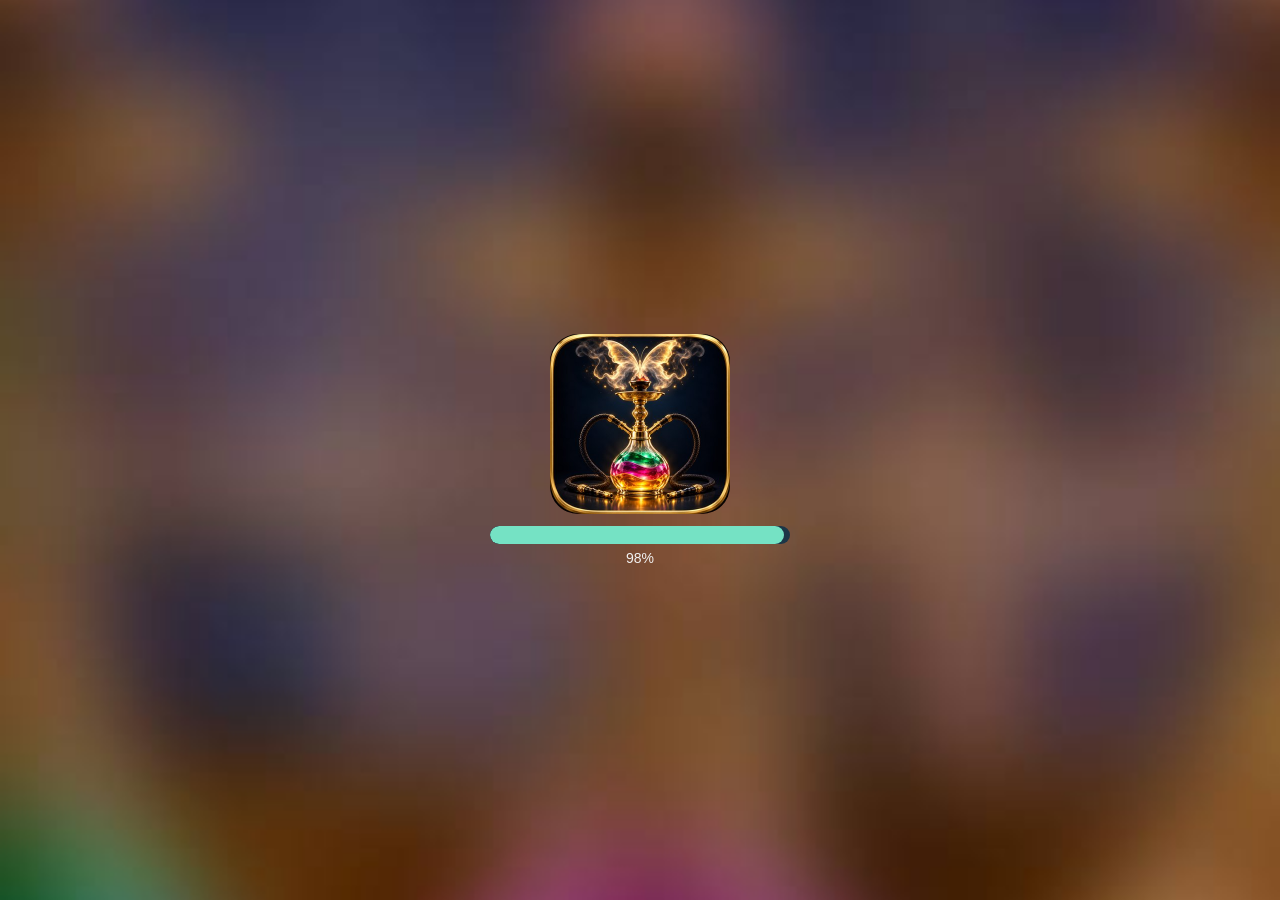
<file: index.html>
<!doctype html>
<!-- PONTE Villetta Color Sort, GameBull web build (Stage Mode). This page is the host-facing shell:
     - the loading page (Unity IdeofuzionBridge template behaviour, playbook section 7): blurred backdrop baked from
       the client's thumbnail, spinner, tenant icon from /context (gameLogoUrl, then gameBannerUrl) with the 4 s / 30 s
       clocks, the client's icon as the built-in one;
     - a fixed window filling the whole page (safe areas excepted) holding the game frame (app.html, same launch URL),
       scaled down when their page is taller than the window, so the game never scrolls (loader.ts fitFrame);
     - the gamebull:close relay (trap W18). -->
<html lang="ja">
<head>
<meta charset="utf-8">
<meta name="viewport" content="width=device-width, initial-scale=1, maximum-scale=1, user-scalable=no, viewport-fit=cover">
<meta name="referrer" content="no-referrer">
<meta name="theme-color" content="#0c1924">
<title>PONTE Villetta · Color Sort</title>
<link rel="icon" type="image/png" href="./gb/favicon-CBGZOHCR.png">
  <script type="module" crossorigin src="./gb/index-Cwi-h7ls.js"></script>
  <link rel="modulepreload" crossorigin href="./gb/nozoom-BwxvnWFh.js">
  <link rel="stylesheet" crossorigin href="./gb/index-DdDmFzdT.css">
</head>
<body>
<div id="gb-box"><iframe id="gb-frame" title="PONTE Villetta Color Sort" allow="autoplay; fullscreen; clipboard-write"></iframe></div>
<div id="gb-loading">
  <div id="unity-loading-bar">
    <div id="unity-logo"><div id="gb-tenant-logo"></div><div id="gb-spinner"></div></div>
    <div id="unity-progress-bar-empty"><div id="unity-progress-bar-full"></div></div>
    <div id="unity-progress-percent">0%</div>
  </div>
</div>
</body>
</html>
</file>
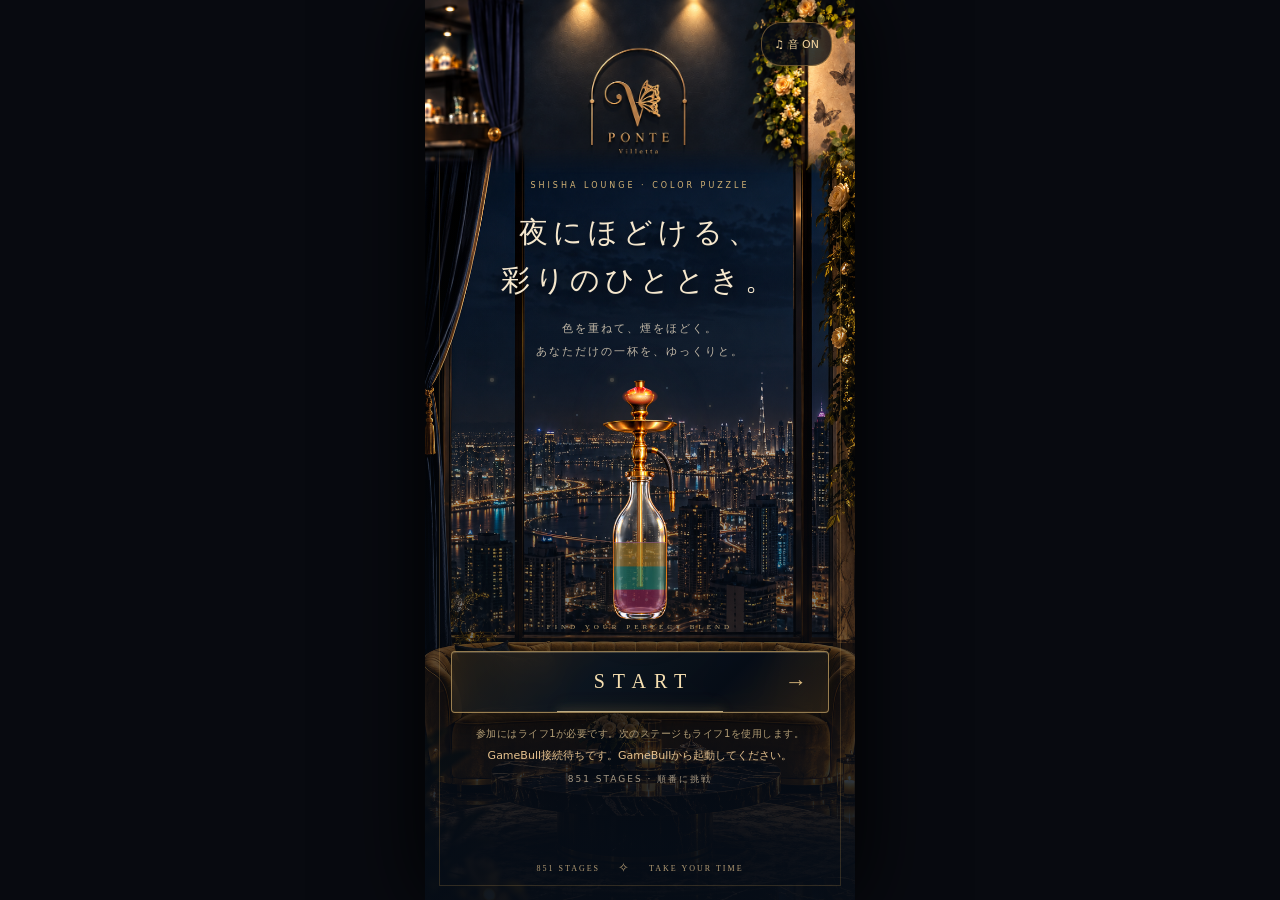
<file: app.html>
<!doctype html>
<!-- The game itself: the client's own page (source/index.html: their style block, stylesheet, markup and classic
     scripts, copied in at build time by vite.gamebull.config.ts, unchanged, plus three GameBull scripts in their
     script list: gb/ponte-env.js + gb/ponte-host.js before their gamebull.js, gb/ponte-hooks.js after their home.js).
     Loaded by index.html in a frame filling the page. -->
<html lang="ja">
<head>
<meta charset="utf-8">
<meta name="viewport" content="width=device-width, initial-scale=1, maximum-scale=1, user-scalable=no, viewport-fit=cover">
<meta name="referrer" content="no-referrer">
<title>PONTE Villetta · Color Sort</title>
<style>
*{box-sizing:border-box}body{margin:0;color:#eaf4f8;background:#0c1924;font:16px system-ui,sans-serif;min-height:100svh;background-image:radial-gradient(ellipse at 50% 35%,#193748,transparent 65%)}button,select{font:inherit;color:inherit}button{cursor:pointer}header{max-width:1060px;margin:auto;padding:28px 28px;display:flex;align-items:center;justify-content:space-between;border-bottom:1px solid #ffffff15}.brand{font-weight:750;letter-spacing:3px}.dot{color:#75e2c4}header small{color:#819ba9;letter-spacing:2px}main{max-width:950px;margin:auto;text-align:center;padding:40px 20px}.eyebrow{font-size:11px;letter-spacing:4px;color:#75e2c4}h1{font-size:clamp(30px,5vw,46px);font-weight:500;margin:12px 0}p{color:#93acba;font-size:14px;line-height:1.8}.stats{display:flex;justify-content:center;gap:55px;margin:28px 0 12px}.stats span{display:block;font-size:10px;letter-spacing:2px;color:#8da6b5;margin-bottom:5px}.stats strong{font-size:22px;font-weight:500}select{background:#172c3b;border:1px solid #466071;border-radius:8px;padding:6px}#board{display:flex;flex-wrap:wrap;justify-content:center;gap:28px 22px;max-width:800px;margin:40px auto;min-height:215px;align-items:center}.bottle{position:relative;background:transparent;border:0;padding:0 7px 22px;width:86px;transition:transform .22s;outline-offset:9px}.glass{height:164px;border:2px solid #a7ccdb85;border-top:0;border-radius:8px 8px 25px 25px;padding:9px 5px 5px;background:linear-gradient(90deg,#ffffff0d,transparent 60%,#ffffff10);position:relative;box-shadow:inset 3px 0 0 #ffffff08,0 12px 20px #0003}.glass:before{content:'';position:absolute;top:-5px;left:-4px;right:-4px;height:7px;border:2px solid #b8d6e2a0;border-radius:50%;background:#19303f}.liquid{position:absolute;bottom:5px;left:5px;right:5px;height:144px;display:flex;flex-direction:column-reverse;border-radius:0 0 18px 18px;overflow:hidden}.layer{height:25%;flex-shrink:0;background:var(--c);box-shadow:inset 7px 0 0 #ffffff18,inset -5px 0 0 #0000000b;border-top:1px solid #ffffff35}.num{position:absolute;bottom:0;left:0;right:0;font-size:11px;color:#7894a5}.selected{transform:translateY(-20px)}.selected .glass{border-color:#8ce6cf;box-shadow:0 0 25px #75e2c422}.complete .num{color:#75e2c4}.hint .glass{box-shadow:0 0 25px #f4d47888}#message{min-height:28px;color:#bdd5df;font-size:14px}.controls{display:flex;gap:10px;justify-content:center;flex-wrap:wrap;margin:20px 0}button.action{padding:13px 19px;border-radius:10px;border:1px solid #ffffff20;background:#ffffff08}.action:hover{background:#ffffff14}.action:disabled{opacity:.35;cursor:default}button.primary{background:#79dfc2;color:#0d3029;border:0;font-weight:650}.guide{margin:40px auto 0;padding-top:24px;border-top:1px solid #ffffff12;max-width:560px;font-size:12px;color:#7f9ba9}dialog{background:#173142;color:#eaf4f8;border:1px solid #6a9aab;border-radius:24px;padding:36px;max-width:90vw;text-align:center}dialog::backdrop{background:#041019bd}footer{text-align:center;color:#627e8e;font-size:11px;letter-spacing:2px;padding:20px}@media(max-width:500px){header{padding:22px 20px}header small{display:none}main{padding-top:28px}#board{gap:25px 8px;margin:32px auto}.bottle{width:65px;padding-left:4px;padding-right:4px}.glass{height:140px}.liquid{height:120px}.stats{gap:28px}.action{font-size:13px}}
</style><link rel="stylesheet" href="lounge.css?v=7">
  <script type="module" crossorigin src="./gb/app-Dv-M6QU7.js"></script>
  <link rel="modulepreload" crossorigin href="./gb/nozoom-BwxvnWFh.js">
</head>
<body>
<section id="home" aria-label="PONTE Villetta トップページ"><div class="home-logo" role="img" aria-label="PONTE Villetta"></div><div class="home-city-lights city-lights" aria-hidden="true"></div><div class="home-intro"><span class="home-kicker">SHISHA LOUNGE · COLOR PUZZLE</span><h2>夜にほどける、<br>彩りのひととき。</h2><p>色を重ねて、煙をほどく。<br>あなただけの一杯を、ゆっくりと。</p></div><div class="home-display" aria-hidden="true"><div class="hero-hookah"><div class="hero-water"></div><span class="hero-ember" aria-hidden="true"></span><span class="hero-smoke" aria-hidden="true"><i></i><i></i><i></i><i></i><i></i><i></i></span><img src="assets/hookah.png" alt=""></div><span class="home-caption">FIND YOUR PERFECT BLEND</span></div><div class="home-actions"><button id="continue-game" class="home-play">START <span>→</span></button><p id="participation-note"></p><p id="home-error" role="status" aria-live="polite"></p><span id="home-progress"></span></div><div class="home-foot"><span>851 STAGES</span><i>✧</i><span>TAKE YOUR TIME</span></div></section><button id="back-home" aria-label="トップページへ戻る">‹ TOP</button><div class="city-lights" aria-hidden="true"></div><header><div class="brand"><span class="dot">◒</span> WATER SORT</div><small>A LITTLE MOMENT OF CLARITY</small></header><button id="sound" type="button" aria-label="BGMと効果音の切り替え" aria-pressed="true">♫ 音 ON</button>
<main><div class="eyebrow">PONTE VILLETTA · COLOR SORT</div><h1>彩りを、ひとつに。</h1><p>光に満ちたボトルを、同じ色で満たしましょう。</p><div class="stats"><div><span>LEVEL</span><strong id="level">01</strong></div><div><span>MOVES</span><strong id="moves">0</strong></div><div><span>COMPLETED</span><strong id="done">0 / 2</strong></div></div><div id="board" aria-label="パズルのボトル"></div><div id="message" role="status" aria-live="polite">注ぐボトルを選んでください</div></main>
<dialog id="gameover"><div class="eyebrow">THE LOUNGE IS CLOSED</div><h1>GAME OVER</h1><p id="gameover-result"></p><button id="gameover-home" class="action primary">終了を確認しています…</button></dialog><dialog id="win"><div class="eyebrow">BEAUTIFULLY SORTED</div><h1>クリア！</h1><p id="result"></p><button class="action primary" id="next">次のステージへ →</button><button class="action" id="close">盤面を見る</button></dialog>
<script src="gamebull-config.js?v=7"></script><script src="gb/ponte-env.js?v=7"></script><script src="gb/ponte-host.js?v=7"></script><script src="gamebull.js?v=7"></script><script src="levels.js?v=7"></script><script src="audio.js?v=7"></script><script src="scroll-lock.js?v=7"></script><script src="pour.js?v=7"></script><script src="atmosphere.js?v=7"></script><script src="gameover.js?v=7"></script><script src="game.js?v=7"></script><script src="home.js?v=7"></script><script src="gb/ponte-hooks.js?v=7"></script>
</body>
</html>
</file>
<file: gb/index-DdDmFzdT.css>
html,body{touch-action:pan-x pan-y;background:#0c1924;width:100%;height:100%;margin:0;padding:0;overflow:hidden}#gb-box{top:env(safe-area-inset-top,0px);right:env(safe-area-inset-right,0px);bottom:env(safe-area-inset-bottom,0px);left:env(safe-area-inset-left,0px);background:#0c1924;position:fixed;overflow:hidden}#gb-frame{transform-origin:0 0;background:#0c1924;border:0;width:100%;height:100%;display:block;position:absolute;top:0;left:0}#gb-loading{z-index:1200;touch-action:none;-webkit-user-select:none;user-select:none;background:#0c1924 url(./loading-bg-C7b8dVn-.jpg) 50%/cover no-repeat;position:fixed;inset:0}#unity-loading-bar{text-align:center;position:absolute;top:50%;left:50%;transform:translate(-50%,-50%)}#unity-logo{background:0 0;width:180px;height:180px;margin:0 auto 12px;position:relative}#unity-logo.gb-fallback{background:url(./game-icon-C8VEd8fJ.jpg) 50%/contain no-repeat;border-radius:28px}#gb-tenant-logo{opacity:0;background-position:50%;background-repeat:no-repeat;background-size:contain;transition:opacity .25s;position:absolute;inset:0}#gb-tenant-logo.gb-ready{opacity:1}#gb-spinner{border:4px solid #ffffff2e;border-top-color:#75e2c4;border-radius:50%;width:44px;height:44px;margin:-22px 0 0 -22px;animation:.8s linear infinite gb-spin;position:absolute;top:50%;left:50%}@keyframes gb-spin{to{transform:rotate(360deg)}}@media (prefers-reduced-motion:reduce){#gb-spinner{animation-duration:3s}}#unity-progress-bar-empty{background:#1d3647;border-radius:9px;width:300px;height:18px;margin:12px auto 0;overflow:hidden}#unity-progress-bar-full{background:#75e2c4;border-radius:9px;width:0%;height:100%;transition:width .1s}#unity-progress-percent{color:#f2f2f2;margin-top:6px;font:14px arial,sans-serif}
</file>
<file: lounge.css>
/* PONTE Villetta — reference lounge theme */
body{background:#101114 url('assets/lounge.png') center top / cover fixed no-repeat;color:#f8e9c9;min-height:100svh;font-family:'Yu Mincho','Hiragino Mincho ProN',Georgia,serif}
body:before{content:'';position:fixed;inset:0;background:linear-gradient(180deg,#080a1000 0%,#080a1020 22%,#080a1040 70%,#080a1000);z-index:-1;pointer-events:none}
header{height:clamp(180px,24vw,270px);padding:0;border:0;justify-content:center;position:relative;max-width:1100px}
header .brand,header small{display:none}
main{max-width:1080px;padding:0 24px 18px;position:relative}
.eyebrow{color:#eac078;letter-spacing:5px;font-size:10px}main>h1{font-size:clamp(18px,3vw,26px);letter-spacing:5px;margin:8px 0;font-weight:400;text-shadow:0 2px 10px #000}main>p{margin:6px 0;color:#e4cfaa;font-size:12px;letter-spacing:2px}
.stats{margin:20px auto 4px;gap:0;border:1px solid #b886415e;max-width:420px;background:#090d13b8;border-radius:3px;padding:10px 0;box-shadow:0 4px 30px #0004}.stats>div{flex:1;border-right:1px solid #b8864135}.stats>div:last-child{border:0}.stats span{color:#bfa77c;font-size:9px;letter-spacing:3px}.stats strong{font-size:19px;color:#f5dcac}select{background:#141617;color:#f2d59c;border:1px solid #a681454d;font:15px Georgia,serif;padding:3px 12px;border-radius:2px}
#board{display:grid;grid-template-columns:repeat(var(--columns,5),minmax(0,1fr));gap:0;max-width:940px;margin:20px auto 12px;min-height:260px;align-items:end;position:relative}
.shelf-row{display:contents}.bottle{width:100%;aspect-ratio:0.34;height:auto;padding:0;margin:0 0 24px;position:relative;isolation:isolate;transform-origin:50% 90%;transition:transform .3s,filter .3s;overflow:visible;max-height:355px}
.bottle:before{content:'';position:absolute;left:-2%;right:-2%;bottom:-5px;height:7px;background:linear-gradient(#fff0bf,#d29231 28%,#6e390a 60%,#fbd78d 80%,#4b2b10);box-shadow:0 3px 15px #000,0 -2px 13px #efaa3240;z-index:-1}
.bottle:after{content:'';position:absolute;inset:0;background:url('assets/hookah.png') center center / 100% 100% no-repeat;pointer-events:none;z-index:3;filter:drop-shadow(0 8px 8px #0008)}
.glass{position:absolute;left:19%;right:19%;height:42%;bottom:3%;border:0;border-radius:0 0 22% 22%;padding:0;background:none;box-shadow:none;overflow:hidden;z-index:1;clip-path:polygon(4% 0,96% 0,100% 88%,94% 97%,77% 100%,23% 100%,6% 97%,0 88%)}
.glass:before{display:none}.liquid{inset:0;height:100%;border-radius:0;overflow:hidden}.layer{background:linear-gradient(90deg,#0004 0%,#fff2 18%,var(--c) 35%,var(--c) 65%,#fff3 84%,#0004 100%),var(--c);background-blend-mode:screen,normal;box-shadow:inset 2px 0 8px #fff3,0 -2px 5px var(--c);border-top:2px solid #fff8;filter:saturate(1.5) brightness(1.1);position:relative}.layer:after{content:'';position:absolute;inset:0;background:radial-gradient(ellipse at 50% 25%,#ffffff66 0 1px,transparent 2px),radial-gradient(ellipse at 65% 70%,#ffffff44 0 1px,transparent 2px);background-size:17px 25px,23px 33px}
.num{bottom:-23px;font-family:Georgia,serif;font-size:11px;color:#e0ba73;text-shadow:0 1px 6px #000}.selected{transform:translateY(-16px);filter:drop-shadow(0 0 9px #ffcb7180)}.selected .glass{border:0;box-shadow:none}.complete .num{color:#ffe7a1}.hint{filter:drop-shadow(0 0 12px #ffdc7b)}.hint .glass{box-shadow:none}
#message{font-family:system-ui,sans-serif;font-size:12px;color:#f2dcaf;text-shadow:0 2px 7px #000;margin:12px 0}.controls{gap:8px;margin:12px 0}.action,button.action{font-family:system-ui,sans-serif;font-size:12px;letter-spacing:1px;border:1px solid #b38a4a99;border-radius:3px;background:linear-gradient(#24201be8,#0d0e12ef);color:#f2d7a1;padding:12px 20px;box-shadow:0 5px 18px #0004}.action:hover{background:#73552c9e;border-color:#edc77f}button.primary{background:linear-gradient(#e7c078,#9d6d2b);color:#19130b}.guide{font-family:system-ui,sans-serif;border-color:#c89c4844;color:#dbc8a6;background:#090c12bd;padding:17px 20px;margin-top:20px;line-height:1.9;font-size:11px;max-width:600px}footer{font-family:Georgia,serif;color:#e6c380;text-shadow:0 2px 5px #000;padding:22px 0 35px;letter-spacing:4px;font-size:10px}dialog{background:linear-gradient(145deg,#25231f,#0a0d13);border:1px solid #c79a52;color:#f3ddb3;border-radius:4px;box-shadow:0 0 90px #d8a13c20}dialog h1{font-family:Georgia,serif}dialog p{color:#d6c19f}
@media(min-width:900px){body{background-size:1100px auto;background-color:#090b10}main{max-width:1000px}#board{max-width:840px}.bottle{max-height:330px}}
@media(max-width:600px){body{background-attachment:scroll;background-size:auto 100%;background-position:center top}header{height:185px}main{padding:0 10px 15px}main>h1{font-size:18px;letter-spacing:3px}main>p{font-size:10px;letter-spacing:1px}.stats{max-width:310px;margin-top:15px;padding:8px 0}#board{margin:16px 0 12px;min-height:210px}.bottle{max-height:260px;margin-bottom:28px}.controls{gap:6px}.action,button.action{padding:10px 12px;font-size:11px}.num{font-size:10px}.guide{margin-top:15px;font-size:10px}footer{font-size:8px;letter-spacing:3px}}
@media(prefers-reduced-motion:reduce){.bottle{transition:none}}
header{height:410px}.bottle{aspect-ratio:.56;max-height:none}.glass{left:31%;right:31%;height:36%;bottom:4%}header .brand{display:block;position:absolute;inset:0;opacity:0;pointer-events:none}body{background-size:1100px auto;background-attachment:scroll} @media(min-width:900px){header{height:410px}.bottle{max-height:none}} @media(max-width:600px){body{background-size:760px auto}header{height:285px}.bottle{max-height:none}}

.pouring-bottle{transform-origin:50% 43%!important;filter:drop-shadow(0 10px 14px #000a)}.pouring-bottle:before,.pouring-bottle .num{display:none}.pour-source .glass,.pour-source:after,.pour-source .num{visibility:hidden}.pour-stream{position:fixed;inset:0;width:100vw;height:100vh;pointer-events:none;z-index:1101;overflow:visible;filter:drop-shadow(0 0 4px #fff8)}.incoming-water{height:0;flex-shrink:0}

/* Mobile portrait game frame on every screen. */
html{background:#080a10}body{width:100%;max-width:430px;margin:0 auto;position:relative;min-height:100svh;background-size:430px auto;background-position:center top;box-shadow:0 0 80px #000;overflow-x:clip}header{height:164px!important;width:100%}main{max-width:430px;padding:0 12px 16px}main>.eyebrow{font-size:8px;letter-spacing:3px}main>h1{font-size:19px;letter-spacing:3px;margin:6px 0}main>p{font-size:10px;letter-spacing:.5px;margin:4px 0}.stats{margin:12px auto 0;padding:8px 0;max-width:335px}.stats span{font-size:8px;letter-spacing:2px}.stats strong{font-size:17px}select{min-height:30px;font-size:15px}#board{max-width:405px;margin:24px auto 12px;gap:0;min-height:180px}.bottle{aspect-ratio:.56;max-height:none;margin-bottom:28px;touch-action:manipulation}.num{font-size:10px;bottom:-22px}#message{font-size:11px;margin:8px 0;min-height:22px}.controls{display:grid;grid-template-columns:1fr 1fr;gap:8px;max-width:340px;margin:10px auto}.action,button.action{font-size:12px;padding:10px 8px;min-height:44px;touch-action:manipulation}.guide{font-size:10px;line-height:1.8;margin:16px auto 0;padding:12px 8px}footer{font-size:8px;letter-spacing:2px;padding:16px 0 max(22px,env(safe-area-inset-bottom))}dialog{max-width:calc(100vw - 32px);width:350px;padding:28px 18px}dialog h1{font-size:30px}.pouring-bottle{max-width:none}
.hose-smoke{position:absolute;left:75%;top:54%;width:1px;height:1px;z-index:5;pointer-events:none}.hose-smoke i{position:absolute;left:-5px;bottom:0;width:13px;height:22px;border-radius:50%;background:radial-gradient(ellipse,#f3f0ed99,#d4d9e43d 45%,transparent 72%);filter:blur(2px);opacity:0;animation:shisha-smoke 3.6s ease-out infinite}.hose-smoke i:nth-child(2){animation-delay:.7s}.hose-smoke i:nth-child(3){animation-delay:1.4s}.hose-smoke i:nth-child(4){animation-delay:2.1s}.hose-smoke i:nth-child(5){animation-delay:2.8s}.complete:after{filter:drop-shadow(0 0 5px #ffd37b55)}.pouring-bottle .hose-smoke,.pour-source .hose-smoke{display:none}
@keyframes shisha-smoke{0%{opacity:0;transform:translate(0,0) scale(.4) rotate(-8deg)}15%{opacity:.8}40%{opacity:.6;transform:translate(-8px,-22px) scale(1.2) rotate(12deg)}70%{opacity:.35;transform:translate(10px,-48px) scale(1.9) rotate(-12deg)}100%{opacity:0;transform:translate(-5px,-85px) scale(2.6) rotate(16deg)}}
@media(max-width:360px){header{height:155px!important}main{padding-left:8px;padding-right:8px}main>h1{font-size:17px}#board{margin-top:22px}.hose-smoke i{width:11px}}
@media(prefers-reduced-motion:reduce){.hose-smoke i{animation:none;opacity:.35;transform:translateY(-12px);filter:blur(3px)}}

/* Keep the playfield primary; removed bottom controls and copy. */
main{padding:0 6px 18px}header{height:145px!important}main>.eyebrow{font-size:7px;letter-spacing:2px}main>h1{font-size:16px;margin:3px 0}main>p{display:none}.stats{margin-top:8px;padding:5px 0;max-width:320px}#board{max-width:418px;margin:26px auto 0;min-height:0;column-gap:0;row-gap:10px}.bottle{aspect-ratio:.56;margin-bottom:22px}.bottle:after{background-size:125% 100%;background-position:center}.glass{left:26.25%;right:26.25%}.hose-smoke{left:81.25%}.bottle:before{left:0;right:0}.num{bottom:-19px}#message{position:absolute;width:1px;height:1px;padding:0;margin:-1px;overflow:hidden;clip-path:inset(50%);white-space:nowrap}body{background-size:430px auto;background-repeat:repeat-y}.pouring-bottle{margin:0}.pouring-bottle:after{background-size:125% 100%}@media(max-width:360px){header{height:140px!important}main{padding:0 4px 14px}#board{margin-top:24px}}
body{background-repeat:no-repeat}
/* Extend the lounge to the full document while preserving the original masthead. */
body{isolation:isolate;background-size:100% 100%;background-repeat:no-repeat;background-position:center top}
body:before{content:'';position:absolute;inset:0;z-index:-1;background:url('assets/lounge.png') center top / 100% auto no-repeat;mask-image:linear-gradient(to bottom,#000 0px,#000 350px,transparent 640px);pointer-events:none}
/* One continuous scene: skyline above, a single sofa below. */
body{background-image:url('assets/lounge-night.png');background-size:100% 100%;background-position:center top;background-repeat:no-repeat}
body:before{display:none}
/* Keep the established V-and-butterfly logo exactly as before. */
header{height:170px!important;background:url('assets/lounge.png') center top / 430px auto no-repeat;mask-image:linear-gradient(#000 0%,#000 93%,transparent 100%)}
@media(max-width:430px){header{background-size:100% auto}}

#sound{position:absolute;top:10px;right:10px;z-index:20;border:1px solid #b38a4a88;border-radius:20px;background:#080c14cc;color:#f1d29c;font:11px system-ui,sans-serif;padding:8px 12px;min-height:44px;min-width:70px;cursor:pointer;touch-action:manipulation}#sound[aria-pressed="false"]{color:#adabac;border-color:#7776}#sound:focus-visible{outline:2px solid #f1d29c;outline-offset:3px}

.coal-glow{position:absolute;z-index:4;top:3.7%;left:37%;width:26%;height:7%;border-radius:50%;pointer-events:none;opacity:0;background:radial-gradient(ellipse,#fff3b6 0%,#ff9025 20%,#fc3615a8 52%,transparent 75%);mix-blend-mode:screen}.complete .coal-glow{animation:ember-breathe 2.4s ease-in-out infinite}.pouring-bottle .coal-glow{display:none}@keyframes ember-breathe{0%,100%{opacity:.6;filter:drop-shadow(0 0 4px #ff4014)}50%{opacity:1;filter:drop-shadow(0 0 10px #ff6b16)}}
.water-bubbles{position:absolute;inset:0;pointer-events:none;overflow:hidden;z-index:2;display:none}.selected .water-bubbles{display:block}.water-bubbles i{position:absolute;left:45%;bottom:0;width:4px;height:5px;border:1px solid #e2ffffbb;background:#ffffff30;border-radius:50%;opacity:0;animation:water-bubble-rise 1.5s linear infinite}.water-bubbles i:nth-child(2){left:32%;animation-delay:.3s;width:3px;height:3px}.water-bubbles i:nth-child(3){left:61%;animation-delay:.6s}.water-bubbles i:nth-child(4){left:52%;animation-delay:.9s;width:3px;height:3px}.water-bubbles i:nth-child(5){left:40%;animation-delay:1.2s}@keyframes water-bubble-rise{0%{opacity:0;transform:translate(0,0)}15%{opacity:.8}80%{opacity:.65}100%{opacity:0;transform:translate(3px,-90px)}}
.butterfly-celebration{position:fixed;inset:0;z-index:1400;pointer-events:none;overflow:hidden}.smoke-butterfly{position:absolute;width:24px;height:24px;opacity:0;animation:butterfly-rise 2.5s ease-in-out var(--delay) both}.butterfly-shape{position:absolute;inset:0;filter:drop-shadow(0 0 4px #ffdc9e);opacity:.85}.wing{position:absolute;top:2px;width:12px;height:19px;border-radius:80% 20% 70% 35%;background:radial-gradient(ellipse at 65% 50%,#f9e5b5aa,#d7cdbd55 60%,transparent);border:1px solid #edcf9555;animation:wing-flutter .35s ease-in-out infinite alternate}.left-wing{left:0;transform-origin:right center}.right-wing{right:0;transform-origin:left center;scale:-1 1}.butterfly-body{position:absolute;left:11px;top:5px;width:2px;height:15px;border-radius:50%;background:#f7e2b7aa}.smoke-trail{position:absolute;left:3px;top:15px;width:20px;height:65px;border-radius:50%;background:radial-gradient(ellipse,#eee8dc40,transparent 65%);filter:blur(4px)}@keyframes wing-flutter{from{transform:rotateY(0) rotate(-12deg)}to{transform:rotateY(65deg) rotate(12deg)}}@keyframes butterfly-rise{0%{opacity:0;transform:translate(0,0) scale(.35)}15%{opacity:.9}55%{opacity:.8}100%{opacity:0;transform:translate(var(--dx),var(--dy)) scale(1.5)}}
@media(prefers-reduced-motion:reduce){.complete .coal-glow{animation:none;opacity:.7}.water-bubbles i{animation:none}.butterfly-celebration{display:none}}

#home{display:none}body.home-open>header,body.home-open>main{display:none}body.home-open{min-height:100svh;background-image:none;background-color:#080f18}body.home-open #home{display:flex}#home{position:relative;flex-direction:column;align-items:center;min-height:100svh;overflow:hidden;padding:0 26px 24px;background:linear-gradient(#050b1400 20%,#070e1844 50%,#060d17f2 94%),url('assets/lounge-night.png') center / 100% 100% no-repeat}#home:before{content:'';position:absolute;inset:0;pointer-events:none;border:1px solid #c69c4f38;margin:14px;z-index:0}.home-logo{width:calc(100% + 52px);height:174px;flex-shrink:0;background:url('assets/lounge.png') center top / 430px auto no-repeat;mask-image:linear-gradient(#000 85%,transparent)}.home-intro{text-align:center;position:relative;margin-top:0}.home-kicker{font:8px system-ui,sans-serif;letter-spacing:3px;color:#d2b275}.home-intro h2{font-size:29px;line-height:1.65;font-weight:400;letter-spacing:5px;margin:17px 0 12px;color:#f5e7cd;text-shadow:0 3px 15px #000}.home-intro p{font:11px/2.1 system-ui,sans-serif;letter-spacing:2px;color:#c1b7a6;margin:0}.home-display{position:relative;width:100%;height:260px;display:flex;align-items:center;justify-content:center;margin:8px 0 4px}.hero-hookah{position:relative;width:136px;height:244px;filter:drop-shadow(0 0 25px #dda55720)}.hero-hookah img{position:absolute;inset:0;width:100%;height:100%;z-index:2;object-fit:fill}.hero-water{position:absolute;left:31%;right:31%;bottom:4%;height:29%;border-radius:0 0 14px 14px;background:linear-gradient(to top,#ab176a 0 33%,#0ea794 34% 66%,#efad20 67%);box-shadow:0 0 18px #eabd3322}.home-caption{position:absolute;bottom:0;font-size:7px;letter-spacing:4px;color:#bea473}.home-actions{width:100%;position:relative;text-align:center;margin-top:16px}.home-play{width:100%;min-height:54px;border:1px solid #efce89;background:linear-gradient(120deg,#e5bf76,#ac7834);color:#1a140c;font:600 14px system-ui,sans-serif;letter-spacing:3px;border-radius:2px;box-shadow:0 4px 22px #c3953b1f;padding:12px 20px}.home-play span{float:right;font-size:20px}.home-play:hover{filter:brightness(1.1)}.home-secondary{display:block;margin:13px auto 8px;min-height:44px;background:transparent;border:0;border-bottom:1px solid #b7944a55;color:#dcc398;font:11px system-ui,sans-serif;letter-spacing:2px;padding:10px 16px}#home-progress{font:9px system-ui,sans-serif;color:#a89b86;letter-spacing:2px}.home-foot{display:flex;align-items:center;justify-content:center;gap:18px;font-size:8px;letter-spacing:2px;color:#b49c74;padding-top:24px;margin-top:auto;position:relative}.home-foot i{font-size:13px;font-style:normal}#back-home{position:absolute;left:9px;top:10px;z-index:20;min-height:44px;padding:8px 12px;border:1px solid #b38a4a66;border-radius:20px;background:#080c14cc;color:#e0c38d;font:10px system-ui,sans-serif;cursor:pointer}body.home-open #back-home{display:none}body.home-open #sound{top:22px;right:23px}@media(max-width:430px){.home-logo{background-size:100% auto}}@media(max-height:750px){.home-logo{height:150px}.home-intro h2{font-size:25px;margin:10px 0 6px}.home-display{height:205px}.hero-hookah{height:194px;width:108px}.home-actions{margin-top:12px}.home-foot{padding-top:16px}}

.hero-ember{position:absolute;top:3.7%;left:37%;width:26%;height:7%;z-index:4;border-radius:50%;background:radial-gradient(ellipse,#fff3c4 0%,#ffb14e 18%,#ff431bab 50%,transparent 74%);mix-blend-mode:screen;animation:hero-ember-glow 2.8s ease-in-out infinite;pointer-events:none}.hero-smoke{position:absolute;left:75%;top:54%;z-index:5;width:1px;height:1px;pointer-events:none}.hero-smoke i{position:absolute;bottom:0;left:-9px;width:22px;height:37px;border-radius:50%;opacity:0;background:radial-gradient(ellipse,#f1e9df99,#ccd6e344 45%,transparent 72%);filter:blur(3px);animation:hero-smoke-rise 4.4s ease-out infinite}.hero-smoke i:nth-child(2){animation-delay:.7s}.hero-smoke i:nth-child(3){animation-delay:1.4s}.hero-smoke i:nth-child(4){animation-delay:2.1s}.hero-smoke i:nth-child(5){animation-delay:2.8s}.hero-smoke i:nth-child(6){animation-delay:3.5s}.home-play{letter-spacing:6px;font-family:Georgia,serif;font-size:18px}.hero-water:after{content:'';position:absolute;inset:0;background:radial-gradient(circle at 50% 70%,#fff7 0 1px,transparent 2px);background-size:13px 21px;animation:hero-bubbles 2s linear infinite;opacity:.5}@keyframes hero-bubbles{to{background-position:0 -42px}}@keyframes hero-ember-glow{0%,100%{opacity:.65;filter:drop-shadow(0 0 5px #ff4515)}50%{opacity:1;filter:drop-shadow(0 0 13px #ff7d24)}}@keyframes hero-smoke-rise{0%{opacity:0;transform:translate(0,0) scale(.35)}15%{opacity:.7}45%{opacity:.55;transform:translate(-12px,-45px) scale(1.1) rotate(12deg)}70%{opacity:.3;transform:translate(9px,-85px) scale(1.8) rotate(-12deg)}100%{opacity:0;transform:translate(-8px,-135px) scale(2.5) rotate(15deg)}}@media(prefers-reduced-motion:reduce){.hero-ember{animation:none;opacity:.8}.hero-smoke i{animation:none;opacity:.2;transform:translateY(-15px)}.hero-water:after{animation:none}}
/* Jewel-toned liquid: bright color in front of the glass sprite, reflective edges retained. */
.bottle .glass{z-index:4;mix-blend-mode:screen}.bottle .layer{background:linear-gradient(90deg,#00121a55 0%,#ffffff24 12%,transparent 24%,transparent 68%,#ffffff45 88%,#00121a44 100%),var(--c);background-blend-mode:normal;filter:saturate(1.55) brightness(1.18);border-top:2px solid #dfffffc9;box-shadow:inset 3px 0 8px #ffffff40,inset -3px 0 7px #0004,0 -2px 7px var(--c)}.bottle .layer:after{background:radial-gradient(circle at 46% 25%,#ffffff88 0 1px,transparent 1.8px),radial-gradient(circle at 58% 68%,#ffffff66 0 .7px,transparent 1.5px);background-size:16px 23px,21px 31px;opacity:.75}.hero-water{z-index:3;mix-blend-mode:screen;filter:saturate(1.4) brightness(1.15);background:linear-gradient(to top,#f00069 0 33%,#00dcb1 34% 66%,#ffbc00 67%);box-shadow:inset 3px 0 8px #fff6,inset -3px 0 8px #0004,0 0 16px #00bfa533;border-top:2px solid #fff9}.hero-water:before{content:'';position:absolute;inset:0;border-radius:inherit;background:linear-gradient(90deg,#0003,transparent 25%,transparent 75%,#fff5 90%,#0002)}

.city-lights{position:absolute;inset:0;pointer-events:none;z-index:0;overflow:hidden}.city-lights i{position:absolute;width:var(--size);height:var(--size);border-radius:35%;background:#ffdda0;box-shadow:0 0 4px #ffc967,0 0 9px #ffbb4380;opacity:.2;animation:city-window-glow var(--duration) ease-in-out var(--delay) infinite}.city-lights i:nth-child(3n){background:#b7e5ff;box-shadow:0 0 5px #9ad6ff80}.city-lights i:nth-child(7n){border-radius:50%;box-shadow:0 0 6px #ffe2a3,0 0 16px #ffbd4655}body.home-open>.city-lights{display:none}.home-city-lights{z-index:0}main,header{z-index:1}.home-display,.home-logo{z-index:1}@keyframes city-window-glow{0%,100%{opacity:.15;filter:brightness(.7)}45%{opacity:.85;filter:brightness(1.3)}65%{opacity:.4}}@media(prefers-reduced-motion:reduce){.city-lights i{animation:none;opacity:.35}}
/* Smoked glass and fine gold for the lounge entrance. */
.home-play{position:relative;isolation:isolate;overflow:hidden;display:flex;align-items:center;justify-content:center;min-height:62px;border:1px solid #d4ae6caa;border-radius:4px;background:linear-gradient(135deg,#3a2d1b99 0%,#0b1520ed 38%,#060d17f2 70%,#302517bb);color:#f6dfb0;font:400 20px Georgia,serif;letter-spacing:8px;text-indent:8px;padding:16px 48px;box-shadow:inset 0 1px 0 #ffe7ba33,inset 0 -1px 0 #b68b431c,0 8px 25px #0008,0 0 15px #c79e4612;backdrop-filter:blur(10px);transition:box-shadow .25s,transform .2s,border-color .25s;touch-action:manipulation}.home-play span{position:absolute;right:21px;font-size:22px;color:#d8b77c;letter-spacing:0;text-indent:0;transition:transform .25s}.home-play:before{content:'';position:absolute;z-index:-1;inset:0;background:linear-gradient(110deg,transparent 15%,#ffdf9e18 45%,#fff2d62b 50%,transparent 75%);transform:translateX(-150%);animation:entrance-glint 7s ease-in-out infinite}.home-play:after{content:'';position:absolute;left:28%;right:28%;bottom:0;height:1px;background:#ffe6ac;box-shadow:0 0 9px #ffd174,0 0 20px #d6a650;opacity:.7}.home-play:hover{filter:none;border-color:#f3d69c;box-shadow:inset 0 1px 0 #ffe7ba44,0 8px 30px #0008,0 0 22px #c99e4630}.home-play:hover span{transform:translateX(4px)}.home-play:active{transform:translateY(2px) scale(.99)}.home-play:focus-visible{outline:2px solid #f4d69a;outline-offset:5px}@keyframes entrance-glint{0%,60%{transform:translateX(-150%)}85%,100%{transform:translateX(150%)}}@media(prefers-reduced-motion:reduce){.home-play:before{animation:none}.home-play,.home-play span{transition:none}}
/* Translucent liquid with restrained reflections for the dark lounge. */
.bottle .glass{z-index:4;mix-blend-mode:normal;opacity:.72}.bottle .layer{background:linear-gradient(90deg,#07131e55 0%,#ffffff12 13%,transparent 27%,transparent 72%,#ffffff28 88%,#07131e44 100%),var(--c);background-blend-mode:normal;filter:saturate(.8) brightness(.72);border-top:1px solid #e0f5ff66;box-shadow:inset 2px 0 6px #ffffff20,inset -2px 0 6px #0003;}.bottle .layer:after{opacity:.35}.hero-water{z-index:3;mix-blend-mode:normal;opacity:.65;filter:saturate(.85) brightness(.78);background:linear-gradient(to top,#bd2868 0 33%,#169c83 34% 66%,#c89120 67%);box-shadow:inset 2px 0 6px #ffffff22,inset -2px 0 6px #0004;border-top:1px solid #e3f4ff66}.hero-water:before{background:linear-gradient(90deg,#0002,transparent 25%,transparent 75%,#fff2 90%,#0002)}
/* Gameplay prioritizes clear color recognition; TOP remains translucent. */
.bottle .glass{mix-blend-mode:screen;opacity:1}.bottle .layer{filter:saturate(1.55) brightness(1.18);border-top:2px solid #dfffffc9;box-shadow:inset 3px 0 8px #ffffff40,inset -3px 0 7px #0004,0 -2px 7px var(--c)}

#participation-note{font:10px/1.8 system-ui,sans-serif;color:#c1aa7f;letter-spacing:.5px;margin:12px 0 2px}#home-error{font:11px/1.6 system-ui,sans-serif;color:#e5c18e;min-height:16px;margin:4px 0}#retry-stage{display:block;margin:10px auto 0;border:1px solid #b38a4a55;background:#080c14aa;color:#c7af82;font:10px system-ui,sans-serif;padding:8px 14px;min-height:40px;border-radius:3px;cursor:pointer}.home-play:disabled{opacity:.5;cursor:wait}
</file>
